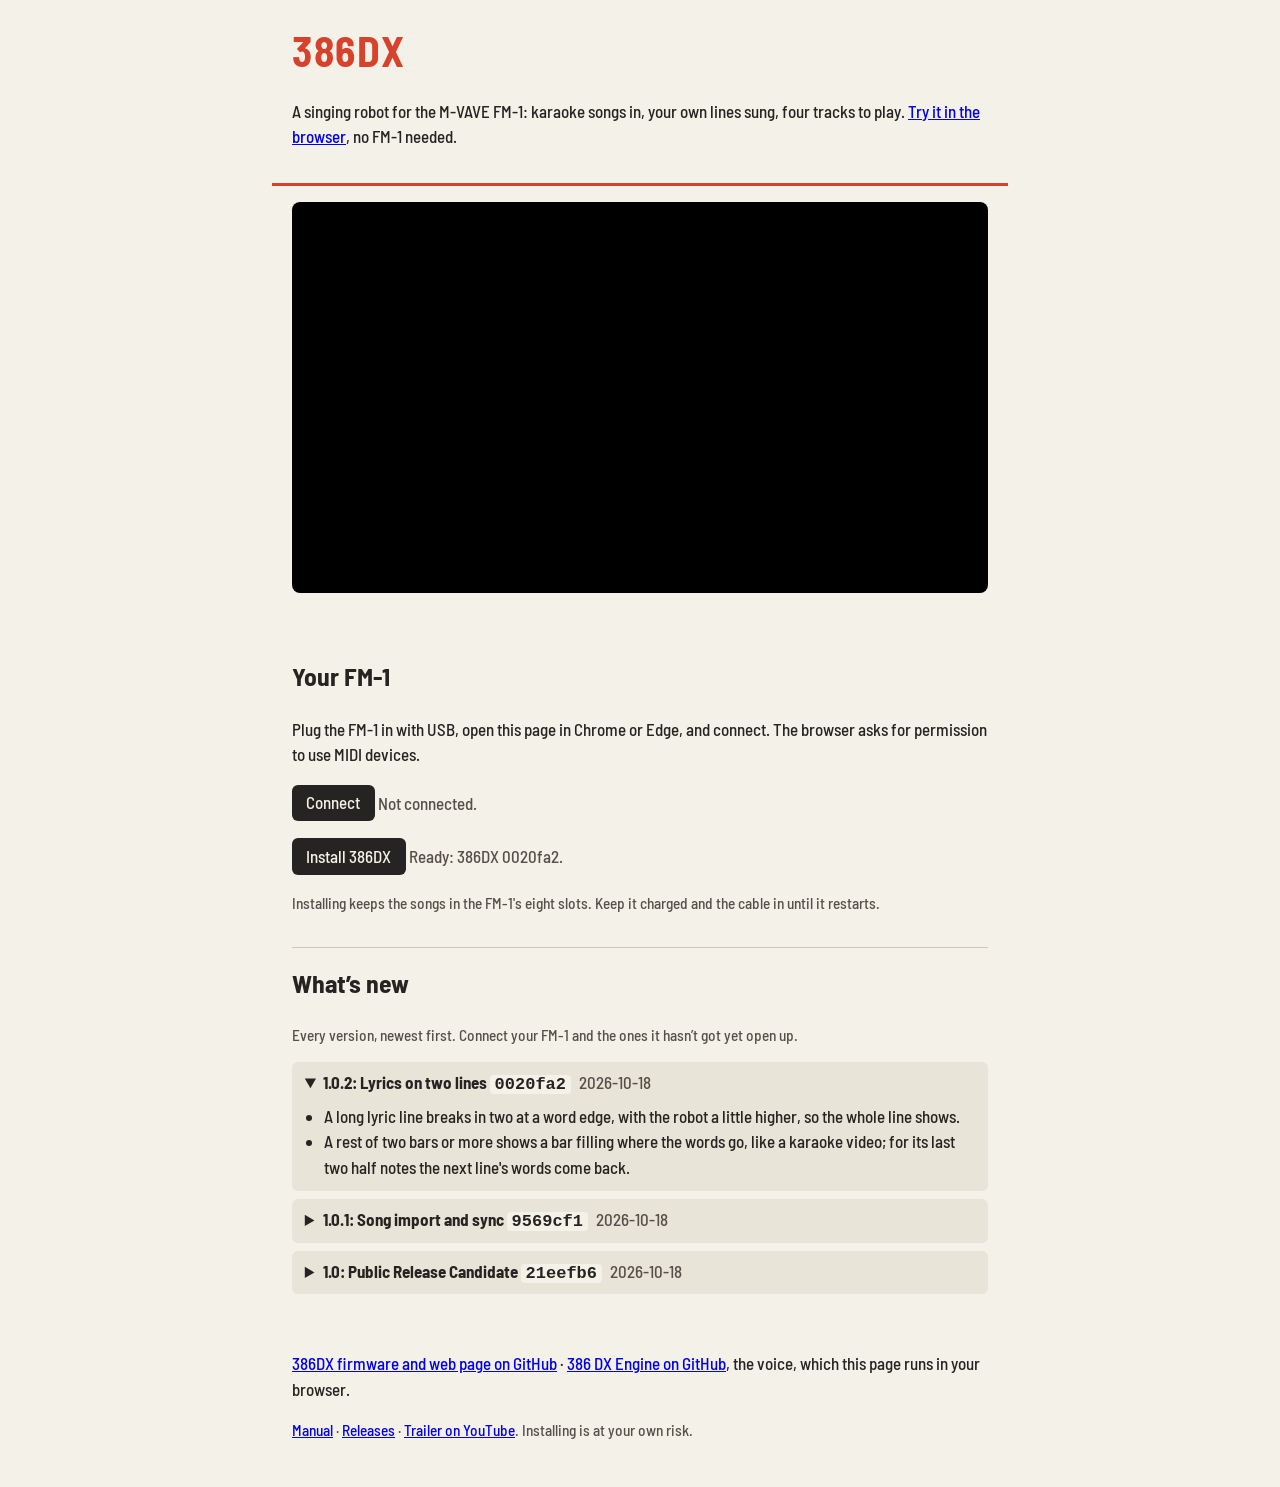
<file: index.html>
<!doctype html>
<html lang="en">
<head>
<meta charset="utf-8">
<meta name="viewport" content="width=device-width, initial-scale=1">
<title>386DX</title>
<link rel="stylesheet" href="style.css">
</head>
<body>
<a class="skip" href="#main">Skip to the page</a>
<header>
  <h1>386DX</h1>
  <p>A singing robot for the M-VAVE FM-1: karaoke songs in, your own lines sung, four tracks to play.
    <a href="emu/index.html">Try it in the browser</a>, no FM-1 needed.</p>
</header>
<div class="video"><iframe src="https://www.youtube-nocookie.com/embed/pwLnpyxqBS4" title="386DX: the trailer" loading="lazy"
  allow="accelerometer; encrypted-media; gyroscope; picture-in-picture; fullscreen" allowfullscreen referrerpolicy="strict-origin-when-cross-origin"></iframe></div>
<main id="main">

<section aria-labelledby="h-connect">
  <h2 id="h-connect">Your FM-1</h2>
  <p>Plug the FM-1 in with USB, open this page in Chrome or Edge, and connect. The browser asks for
    permission to use MIDI devices.</p>
  <p><button id="connect">Connect</button> <span id="device" role="status">Not connected.</span></p>
  <p><button id="install" disabled>Install 386DX</button>
    <progress id="install-progress" max="1" value="0" aria-label="Install progress" hidden></progress>
    <span id="install-status" role="status"></span></p>
  <p class="note">Installing keeps the songs in the FM-1's eight slots. Keep it charged and the cable
    in until it restarts.</p>
</section>

<section aria-labelledby="h-new" id="whatsnew">
  <h2 id="h-new">What’s new</h2>
  <p id="new-intro" class="note">Every version, newest first. Connect your FM-1 and the ones it hasn’t got yet open up.</p>
  <div id="changes"></div>
</section>

<section aria-labelledby="h-report" id="report" hidden>
  <h2 id="h-report">Something went wrong?</h2>
  <p>This report is about your browser and your FM-1’s USB connection, nothing of your songs. It is shown only here and
    goes nowhere unless you copy it and send it to the person helping you.</p>
  <p><button id="report-copy" type="button">Copy the report</button> <span id="report-status" role="status"></span></p>
  <textarea id="report-text" readonly rows="12" style="width:100%;font:12px/1.4 ui-monospace,Menlo,monospace" aria-label="The report"></textarea>
</section>

<section aria-labelledby="h-songs" id="songs" hidden>
  <h2 id="h-songs">Songs on the FM-1</h2>
  <p>Eight slots. For each, choose what should happen: one of our songs or your own file put there,
    a download, or a delete. Then press Sync to do them all.</p>
  <table>
    <thead><tr><th scope="col">Slot</th><th scope="col">Holds</th><th scope="col">Change</th></tr></thead>
    <tbody id="slots"><tr><td colspan="3">Connect to see them.</td></tr></tbody>
  </table>
  <p class="notice" id="sync-notice" hidden><strong>Keep the FM-1 on and plugged in while it syncs.</strong>
    When it is done, the FM-1 restarts by itself.</p>
  <p><button id="sync" disabled>Sync</button>
    <progress id="sync-progress" max="1" value="0" aria-label="Sync progress" hidden></progress>
    <span id="songs-status" role="status"></span></p>
</section>

</main>
<footer>
  <p><a href="https://github.com/seajaysec/386-DX-FM1-KaraokeBot">386DX firmware and web page on GitHub</a> ·
    <a href="https://github.com/seajaysec/386-DX-ENGINE">386 DX Engine on GitHub</a>, the voice, which this page runs in your browser.</p>
  <p class="note"><a href="https://github.com/seajaysec/386-DX-FM1-KaraokeBot/blob/main/docs/MANUAL.md">Manual</a> ·
    <a href="https://github.com/seajaysec/386-DX-FM1-KaraokeBot/releases">Releases</a> ·
    <a href="https://youtu.be/pwLnpyxqBS4">Trailer on YouTube</a>.
    Installing is at your own risk.</p>
</footer>
<dialog id="import-dialog" aria-labelledby="import-title">
  <form method="dialog">
    <h2 id="import-title">Import a song</h2>
    <p>A karaoke file (.kar) or a MIDI file (.mid) with its words in it as timed lyrics: each syllable
      at the note that sings it. The page finds the sung tune and turns the other parts into Keys, Bass
      and Drums. Words in plain English letters; spell numbers out.</p>
    <p><label for="import-file">Song file</label> <input id="import-file" type="file" accept=".kar,.mid,.midi"></p>
    <p><button value="cancel" class="quiet">Cancel</button></p>
  </form>
</dialog>
<dialog id="ports-dialog" aria-labelledby="ports-title">
  <form method="dialog">
    <h2 id="ports-title">Which one is your FM-1?</h2>
    <p id="ports-why"></p>
    <ul id="ports-list"></ul>
    <p id="ports-none" hidden>No MIDI devices. Plug the FM-1 in with a USB data cable; it appears here.</p>
    <p class="note">This page remembers the one you pick.</p>
    <p><button id="ports-use" value="use">Use this one</button> <button value="cancel" class="quiet">Cancel</button></p>
  </form>
</dialog>
<script type="module" src="app.mjs?v=1.0.6"></script>
</body>
</html>
</file>
<file: style.css>
/* SPDX-License-Identifier: GPL-3.0-only */
:root { --paper: #f4f1e8; --panel: #e8e4d8; --ink: #262422; --dim: #57504a; --coral: #b4481c; --robot: #d6422c; color-scheme: light; }
* { box-sizing: border-box; }
body { margin: 0; background: var(--paper); color: var(--ink); font: 17px/1.5 "Barlow Semi Condensed", "Helvetica Neue", Arial, sans-serif; }
header, main { max-width: 46rem; margin: 0 auto; padding: 1rem 1.25rem; }
header { border-bottom: 3px solid var(--robot); }
h1 { margin: 0.2rem 0; font-size: 2.6rem; color: var(--robot); letter-spacing: 0.04em; }
h2 { font-size: 1.6rem; margin-top: 2rem; border-top: 1px solid #cec8ba; padding-top: 1rem; }
section:first-child h2 { border-top: 0; }
button, select, input { font: inherit; }
button { background: var(--ink); color: var(--paper); border: 0; border-radius: 6px; padding: 0.35rem 0.9rem; cursor: pointer; }
button:disabled { background: #8a837a; color: #fff; cursor: default; }
:focus-visible { outline: 3px solid var(--coral); outline-offset: 2px; }
table { border-collapse: collapse; width: 100%; }
th, td { text-align: left; padding: 0.35rem 0.5rem; border-bottom: 1px solid #d8d2c4; }
[role=status] { color: var(--dim); }
details { background: var(--panel); border-radius: 6px; padding: 0.5rem 0.8rem; margin: 0.5rem 0; }
.skip { position: absolute; left: -999px; } .skip:focus { left: 1rem; top: 1rem; background: var(--paper); padding: 0.5rem; }
@font-face { font-family: "Barlow Semi Condensed"; src: url(fonts/BarlowSemiCondensed-Medium.ttf); font-weight: 500; }
@font-face { font-family: "Barlow Semi Condensed"; src: url(fonts/BarlowSemiCondensed-Bold.ttf); font-weight: 700; }
dialog { border: 0; border-radius: 10px; padding: 0.5rem 1.5rem 1rem; max-width: min(30rem, 92vw); background: var(--paper); color: var(--ink); }
dialog::backdrop { background: rgb(38 36 34 / 0.5); }
dialog h2 { border: 0; padding: 0; }
#ports-list { list-style: none; padding: 0; } #ports-list li { padding: 0.3rem 0; }
.note { color: var(--dim); font-size: 0.9em; }
button.quiet { background: var(--panel); color: var(--ink); }
progress { vertical-align: middle; }
tr.pending td, tr.pending th { background: #fbe3d6; }
.change { color: var(--coral); font-weight: 700; }
.notice { background: var(--panel); border-left: 4px solid var(--coral); padding: 0.5rem 0.8rem; }
#changes summary { cursor: pointer; font-weight: 700; }
#changes .tag { color: var(--coral); margin-left: 0.5rem; }
#changes .when { color: var(--dim); font-weight: 500; margin-left: 0.5rem; }
#changes code { background: var(--paper); border-radius: 4px; padding: 0 0.3rem; }
#changes ul { margin: 0.4rem 0 0.2rem; padding-left: 1.2rem; }
footer { max-width: 46rem; margin: 0 auto; padding: 1rem 1.25rem 2rem; }
.video { max-width: 46rem; margin: 0 auto; padding: 1rem 1.25rem 0; }
.video iframe { display: block; width: 100%; aspect-ratio: 16 / 9; border: 0; border-radius: 8px; background: #000; }
</file>
